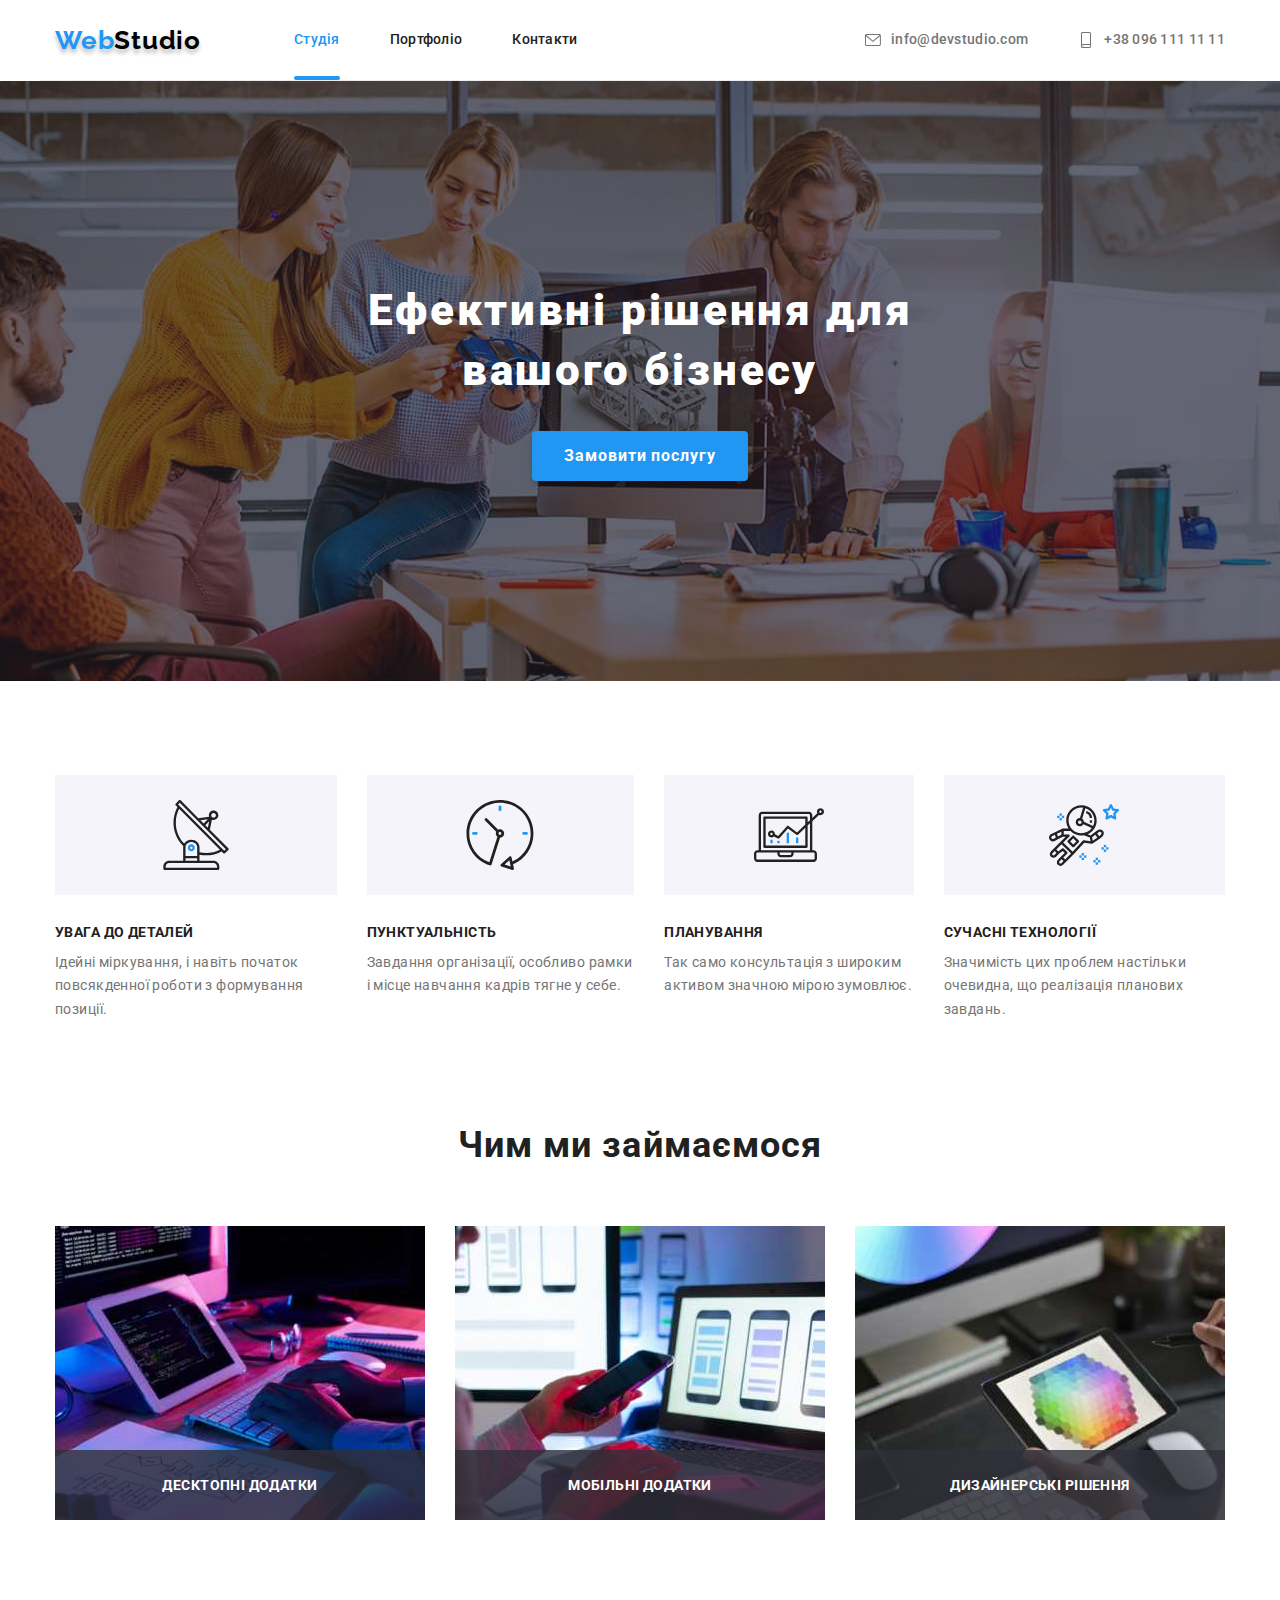
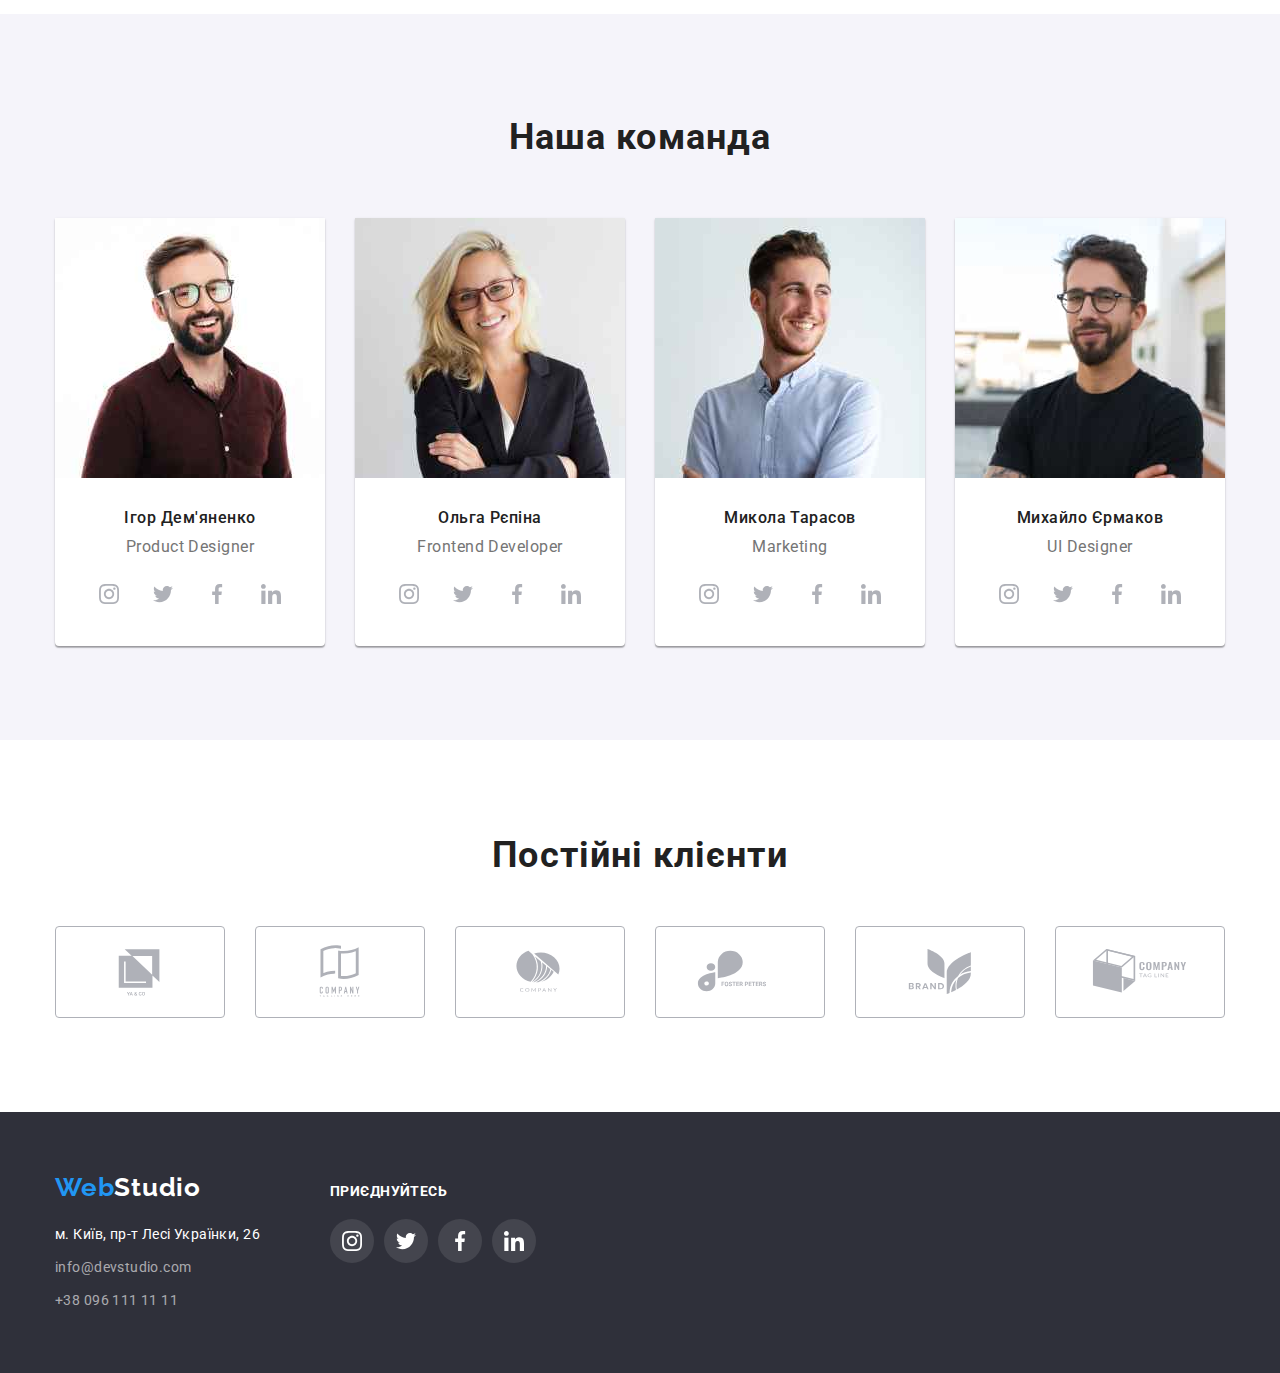
<file: index.html>
<!DOCTYPE html>
<html lang="uk">

<head>
    <meta charset="UTF-8">
    <meta http-equiv="X-UA-Compatible" content="IE=edge">
    <meta name="viewport" content="width=device-width, initial-scale=1.0">
    <title>Document</title>
    <link rel="preconnect" href="https://fonts.googleapis.com">
    <link rel="preconnect" href="https://fonts.gstatic.com" crossorigin>
    <link
        href="https://fonts.googleapis.com/css2?family=Oleo+Script&family=Raleway:wght@700&family=Roboto:wght@400;500;700;900&display=swap"
        rel="stylesheet">
    <link rel="stylesheet"
        href="https://cdnjs.cloudflare.com/ajax/libs/modern-normalize/1.1.0/modern-normalize.min.css">
    <link rel="stylesheet" href="./css/styles.css">
</head>

<body>
    <header class="top-header">
        <div class="container">
            <nav class="navigation">
                <!--Шапка сайту-->
                <a class="logo-header link" href="./index.html">Web<span class="logo-color-black">Studio</span></a>
                <ul class="menu list">
                    <li class="item-menu">
                        <a class="link-page-menu current link" href="./index.html">Студія</a>
                    </li>
                    <li class="item-menu">
                        <a class="link-page-menu link" href="./portfolio.html">Портфоліо</a>
                    </li>
                    <li class="item-menu">
                        <a class="link-page-menu link" href="./index.html">Контакти</a>
                    </li>
                </ul>
            </nav>
            <!--Контакти-->
            <ul class="link-with-contacts list">
                <li class="item-contacts">
                    <a class="contact-link link" href="mailto:info@devstudio.com">
                        <svg class="icon-contacts" width="16" height="16">
                            <use href="./images/icons.svg#icon-envelope"></use>
                        </svg>info@devstudio.com</a>
                </li>
                <li class="item-contacts">
                    <a class="contact-link link" href="tel:+380961111111"> 
                        <svg class="icon-contacts" width="16" height="16">
                            <use href="./images/icons.svg#icon-smartphone"></use>
                        </svg>+38 096 111 11 11</a>
                </li>
            </ul>
        </div>
    </header>

    <main class="basic-main">
        <section class="banner-section">
            <!--Секція з банером-->
            <div class="container">
                <h1 class="title-banner">Ефективні рішення для вашого бізнесу</h1>
                <button data-modal-open class="button-open-form" type="button">Замовити послугу</button>
            </div>
        </section>


        <section class="section-with-benefits">
            <!--Секція з перевагами-->
            <div class="container">
                    <h2 class="visually-hidden">Наші переваги</h2>
                    <ul class="list-benefits list">
                        <li class="item-list-benefits">
                            <div class="icon-container"><svg class="icon-benefits" width="70" height="70">
                                <use href="./images/icons.svg#icon-antenna"></use>
                            </svg></div>
                            <h3 class="title-benefits">Увага до деталей</h3>
                            <p class="benefits-text">Ідейні міркування, і навіть початок повсякденної роботи з
                                формування позиції.</p>
                        </li>
                        <li class="item-list-benefits">
                            <div class="icon-container"><svg class="icon-benefits" width="70" height="70">
                                <use href="./images/icons.svg#icon-clock"></use>
                            </svg></div>
                            <h3 class="title-benefits">Пунктуальність</h3>
                            <p class="benefits-text">Завдання організації, особливо рамки і місце навчання кадрів тягне
                                у себе.</p>
                        </li>
                        <li class="item-list-benefits">
                            <div class="icon-container"><svg class="icon-benefits" width="70" height="70">
                                <use href="./images/icons.svg#icon-diagram"></use>
                            </svg></div>
                            <h3 class="title-benefits">Планування</h3>
                            <p class="benefits-text">Так само консультація з широким активом значною мірою зумовлює.</p>
                        </li>
                        <li class="item-list-benefits">
                            <div class="icon-container"><svg class="icon-benefits" width="70" height="70">
                                <use href="./images/icons.svg#icon-astronaut"></use>
                            </svg></div>
                            <h3 class="title-benefits">Сучасні технології</h3>
                            <p class="benefits-text">Значимість цих проблем настільки очевидна, що реалізація планових
                                завдань.</p>
                        </li>
                    </ul>
                </div>
        </section>

        <section class="section-with-img">
            <!--Секція з зображеннями роботи-->
            <div class="container">
                    <h2 class="title-image-work">Чим ми займаємося</h2>
                    <ul class="list-with-image list">
                        <li class="item-list-img">
                            <img class="image-list-work" src="./images/homepage-image/image1.jpg"
                                alt="Приклад процесу роботи" width="370" height="294">
                            <div class="box-list-work">
                                <p class="text-list">Десктопні додатки</p>
                            </div>
                        </li>
                        <li class="item-list-img">
                            <img class="image-list-work" src="./images/homepage-image/image2.jpg"
                                alt="Приклад процесу розробки дизайну" width="370" height="294">
                                <div class="box-list-work">
                                    <p class="text-list">Мобільні додатки</p>
                                </div>
                        </li>
                        <li class="item-list-img">
                            <img class="image-list-work" src="./images/homepage-image/image3.jpg"
                                alt="Приклад процесу вибору кольору для макета" width="370" height="294">
                                <div class="box-list-work">
                                    <p class="text-list">Дизайнерські рішення</p>
                                </div>
                        </li>
                    </ul>
            </div>
        </section>

        <section class="section-team-members">
            <!--Секція з членами команди-->
            <div class="container">
                    <h2 class="title-team">Наша команда</h2>
                    <ul class="list-team-members list">
                        <li class="item-list-team">
                            <img class="image-team" src="./images/team/photo1.jpg"
                                alt="Чоловік у коричневій сорочці, що посміхаеться" width="270" height="260">
                            <div class="conteiner-info-members">
                                <h3 class="name-team-members">Ігор Дем'яненко</h3>
                                <p class="job-title">Product Designer</p>
                                <ul class="list-icon-team list">
                                    <li class="item-link-network"><a class="link-network" href="#">
                                        <svg class="icon-network" width="20" height="20">
                                            <use href="./images/icons.svg#icon-instagram"></use>
                                        </svg></a>
                                    </li>
                                    <li class="item-link-network"><a class="link-network" href="#">
                                    <svg class="icon-network" width="20" height="20">
                                        <use href="./images/icons.svg#icon-twitter"></use>
                                    </svg></a>
                                    </li>
                                    <li class="item-link-network"><a class="link-network" href="#">
                                    <svg class="icon-network" width="20" height="20">
                                        <use href="./images/icons.svg#icon-facebook"></use>
                                    </svg></a>
                                    </li>
                                    <li class="item-link-network"><a class="link-network" href="#">
                                    <svg class="icon-network" width="20" height="20">
                                        <use href="./images/icons.svg#icon-linkedin"></use>
                                    </svg></a>
                                    </li>
                                </ul>
                                
                            </div>
                        </li>
                        <li class="item-list-team">
                            <img class="image-team" src="./images/team/photo2.jpg" alt="Жіночка у діловому костюмі"
                                width="270" height="260">
                            <div class="conteiner-info-members">
                                <h3 class="name-team-members">Ольга Рєпіна</h3>
                                <p class="job-title">Frontend Developer</p>
                                <ul class="list-icon-team list">
                                    <li class="item-link-network"><a class="link-network" href="#">
                                            <svg class="icon-network" width="20" height="20">
                                                <use href="./images/icons.svg#icon-instagram"></use>
                                            </svg></a>
                                    </li>
                                    <li class="item-link-network"><a class="link-network" href="#">
                                            <svg class="icon-network" width="20" height="20">
                                                <use href="./images/icons.svg#icon-twitter"></use>
                                            </svg></a>
                                    </li>
                                    <li class="item-link-network"><a class="link-network" href="#">
                                            <svg class="icon-network" width="20" height="20">
                                                <use href="./images/icons.svg#icon-facebook"></use>
                                            </svg></a>
                                    </li>
                                    <li class="item-link-network"><a class="link-network" href="#">
                                            <svg class="icon-network" width="20" height="20">
                                                <use href="./images/icons.svg#icon-linkedin"></use>
                                            </svg></a>
                                    </li>
                                </ul>
                            </div>
                        </li>
                        <li class="item-list-team">
                            <img class="image-team" src="./images/team/photo3.jpg" alt="Хлопець у блакитній сорочці"
                                width="270" height="260">
                            <div class="conteiner-info-members">
                                <h3 class="name-team-members">Микола Тарасов</h3>
                                <p class="job-title">Marketing</p>
                                <ul class="list-icon-team list">
                                    <li class="item-link-network"><a class="link-network" href="#">
                                            <svg class="icon-network" width="20" height="20">
                                                <use href="./images/icons.svg#icon-instagram"></use>
                                            </svg></a>
                                    </li>
                                    <li class="item-link-network"><a class="link-network" href="#">
                                            <svg class="icon-network" width="20" height="20">
                                                <use href="./images/icons.svg#icon-twitter"></use>
                                            </svg></a>
                                    </li>
                                    <li class="item-link-network"><a class="link-network" href="#">
                                            <svg class="icon-network" width="20" height="20">
                                                <use href="./images/icons.svg#icon-facebook"></use>
                                            </svg></a>
                                    </li>
                                    <li class="item-link-network"><a class="link-network" href="#">
                                            <svg class="icon-network" width="20" height="20">
                                                <use href="./images/icons.svg#icon-linkedin"></use>
                                            </svg></a>
                                    </li>
                                </ul>
                            </div>
                        </li>
                        <li class="item-list-team">
                            <img class="image-team" src="./images/team/photo4.jpg"
                                alt="Хлопець в окулярах, що посміхаеться" width="270" height="260">
                            <div class="conteiner-info-members">
                                <h3 class="name-team-members">Михайло Єрмаков</h3>
                                <p class="job-title">UI Designer</p>
                                <ul class="list-icon-team list">
                                    <li class="item-link-network"><a class="link-network" href="#">
                                            <svg class="icon-network" width="20" height="20">
                                                <use href="./images/icons.svg#icon-instagram"></use>
                                            </svg></a>
                                    </li>
                                    <li class="item-link-network"><a class="link-network" href="#">
                                            <svg class="icon-network" width="20" height="20">
                                                <use href="./images/icons.svg#icon-twitter"></use>
                                            </svg></a>
                                    </li>
                                    <li class="item-link-network"><a class="link-network" href="#">
                                            <svg class="icon-network" width="20" height="20">
                                                <use href="./images/icons.svg#icon-facebook"></use>
                                            </svg></a>
                                    </li>
                                    <li class="item-link-network"><a class="link-network" href="#">
                                            <svg class="icon-network" width="20" height="20">
                                                <use href="./images/icons.svg#icon-linkedin"></use>
                                            </svg></a>
                                    </li>
                                </ul>
                            </div>
                        </li>
                    </ul>
            </div>
        </section>

        <section class="section-clients"> <!-- Секція з клієнтами-->
        <div class="container">
            <h2 class="title-clients">Постійні клієнти</h2>
            <ul class="list-client list">
                <li class="item-client">
                    <a class="link-client" href="#">
                        <svg class="icon-clients" width="106" height="60">
                            <use href="./images/icons.svg#icon-yaco">

                            </use>
                        </svg>
                    </a>
                </li>
                <li class="item-client">
                    <a class="link-client" href="#">
                        <svg class="icon-clients" width="106" height="60">
                            <use href="./images/icons.svg#icon-tagline-here">
                                
                            </use>
                        </svg>
                    </a>
                </li>
                <li class="item-client">
                    <a class="link-client" href="#">
                        <svg class="icon-clients" width="106" height="60">
                            <use href="./images/icons.svg#icon-company-circle">
                
                            </use>
                        </svg>
                    </a>
                </li>
                <li class="item-client">
                    <a class="link-client" href="#">
                        <svg class="icon-clients" width="106" height="60">
                            <use href="./images/icons.svg#icon-foster-peters">
                
                            </use>
                        </svg>
                    </a>
                </li>
                <li class="item-client">
                    <a class="link-client" href="#">
                        <svg class="icon-clients" width="106" height="60">
                            <use href="./images/icons.svg#icon-brand-comp">
                
                            </use>
                        </svg>
                    </a>
                </li>
                <li class="item-client">
                    <a class="link-client" href="#">
                        <svg class="icon-clients" width="106" height="60">
                            <use href="./images/icons.svg#icon-com-tag-line">
                
                            </use>
                        </svg>
                    </a>
                </li>
            </ul>
        </div>
         </section>

    </main>

    <footer class="footer-page">
        <!--Підвал сайта-->
        <div class="container">
            <div class="container-footer">
            <a href="./index.html" class="logo-footer link ">Web<span class="logo-color-white">Studio</span></a>
            <address class="adderss-footer">
                <ul class="footer-list list">
                    <li class="item-footer-list">
                        <a class="link-footer-address link" href="https://goo.gl/maps/hdKWp4whxqm5WZzX7" target="_blank"
                            rel="noopener noreferrer nofollow" >
                            м. Київ, пр-т Лесі Українки, 26</a>
                    </li>
                    <li class="item-footer-list">
                        <a class="link-footer-contact link" href="mailto:info@devstudio.com"
                            >info@devstudio.com</a>
                    </li>
                    <li class="item-footer-list">
                        <a class="link-footer-contact link" href="tel:+380961111111" >+38 096 111 11 11</a>
                    </li>
                </ul>
            </address>
        </div>
            <div class="network-footer">
                <p class="title-link-footer">Приєднуйтесь</p>
                <ul class="list-network-footer list">
                    <li class="item-icon-footer"><a class="link-icon-footer" href="#">
                            <svg class="icon-network-footer" width="20" height="20">
                                <use href="./images/icons.svg#icon-instagram"></use>
                            </svg></a>
                    </li>
                    <li class="item-icon-footer"><a class="link-icon-footer" href="#">
                            <svg class="icon-network-footer" width="20" height="20">
                                <use href="./images/icons.svg#icon-twitter"></use>
                            </svg></a>
                    </li>
                    <li class="item-icon-footer"><a class="link-icon-footer" href="#">
                            <svg class="icon-network-footer" width="20" height="20">
                                <use href="./images/icons.svg#icon-facebook"></use>
                            </svg></a>
                    </li>
                    <li class="item-icon-footer"><a class="link-icon-footer" href="#">
                            <svg class="icon-network-footer" width="20" height="20">
                                <use href="./images/icons.svg#icon-linkedin"></use>
                            </svg></a>
                    </li>
                </ul>
            </div>
        </div>
    </footer>

<div class="backdrop is-hidden" data-modal>
    <div class="modal-window">
        <button data-modal-close class="button-modal" type="button">
        </button>
    </div>
</div>


    <script src="./modal.js"></script>
</body>

</html>
</file>
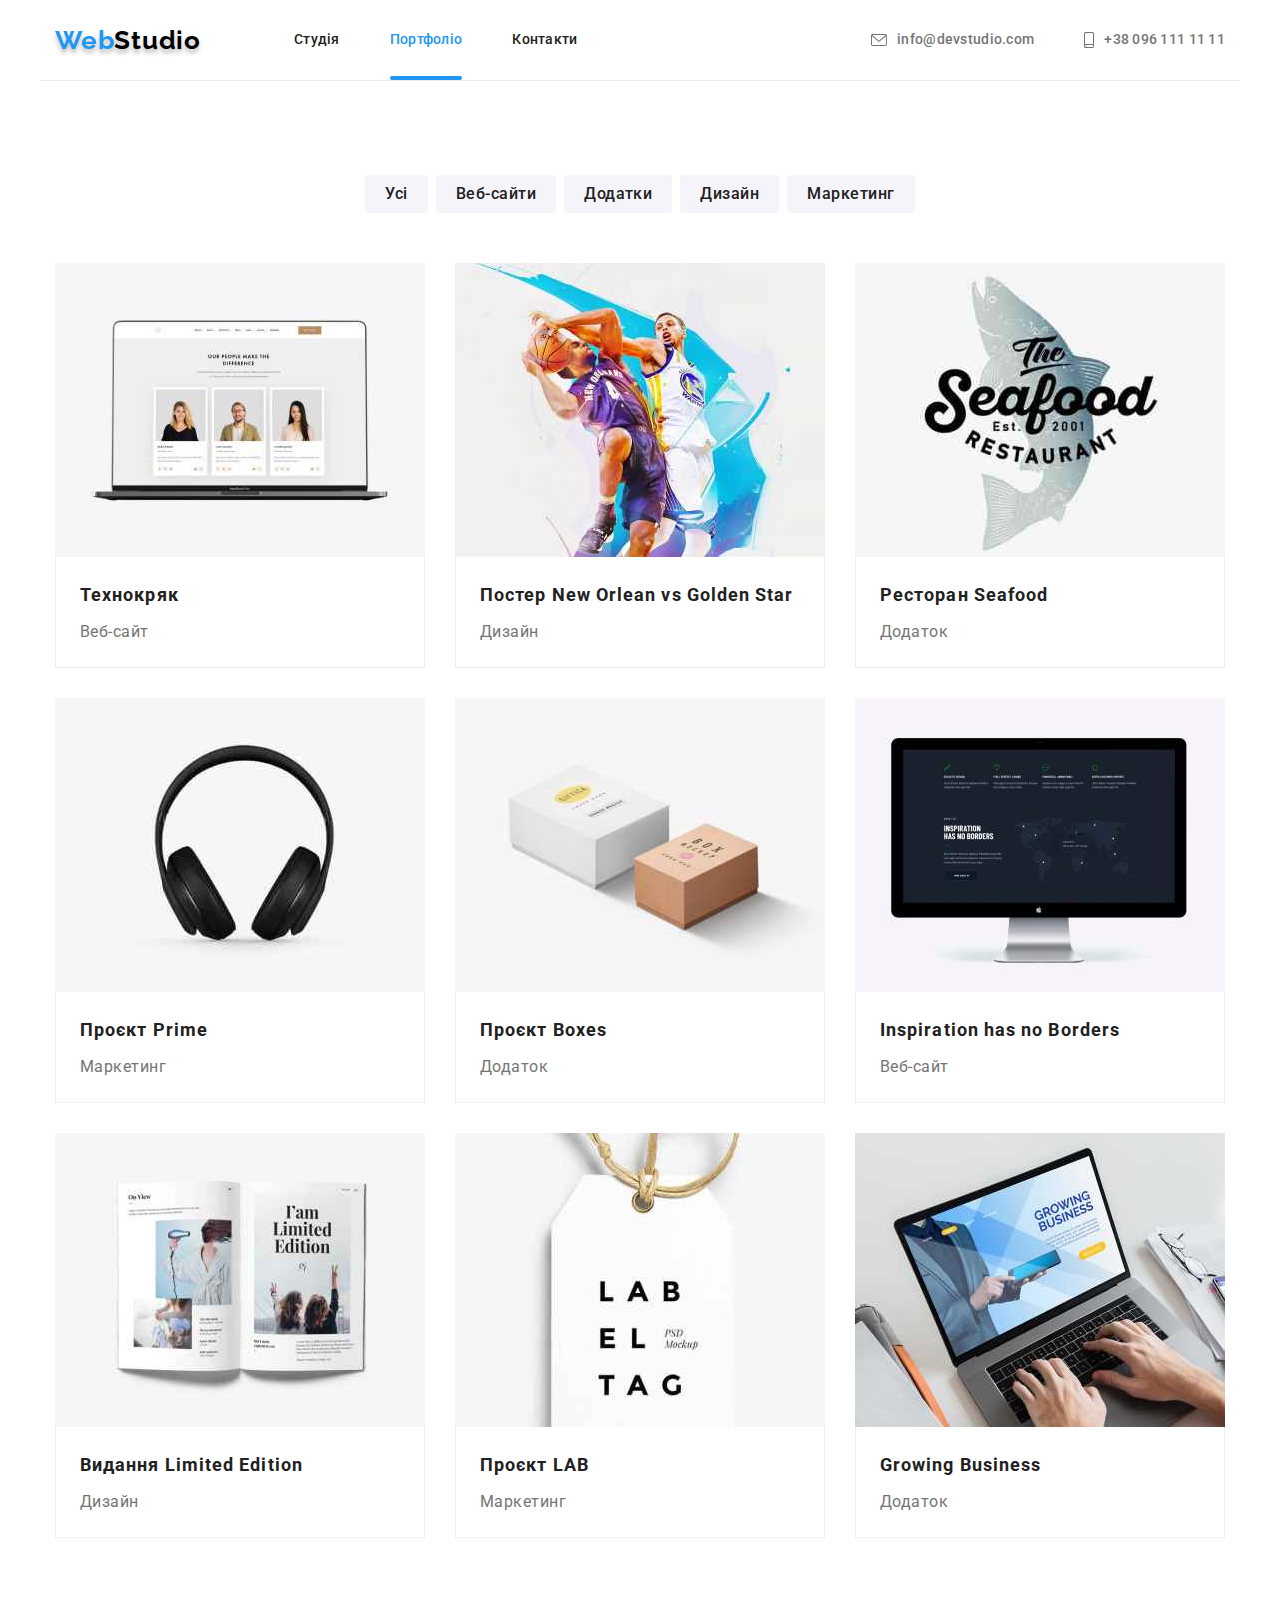
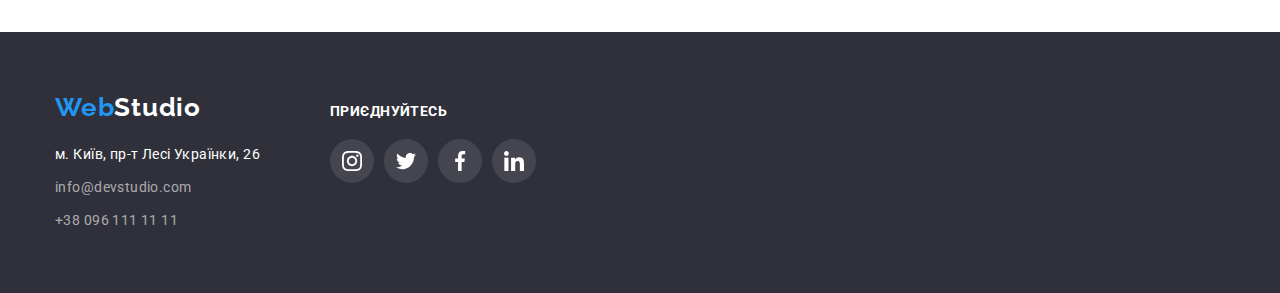
<file: portfolio.html>
<!DOCTYPE html>
<html lang="uk">
<head>
    <meta charset="UTF-8">
    <meta http-equiv="X-UA-Compatible" content="IE=edge">
    <meta name="viewport" content="width=device-width, initial-scale=1.0">
    <title>Document</title>
    <link rel="preconnect" href="https://fonts.googleapis.com">
    <link rel="preconnect" href="https://fonts.gstatic.com" crossorigin>
    <link
        href="https://fonts.googleapis.com/css2?family=Oleo+Script&family=Raleway:wght@700&family=Roboto:wght@400;500;700;900&display=swap"
        rel="stylesheet">
    <link rel="stylesheet" href="https://cdnjs.cloudflare.com/ajax/libs/modern-normalize/1.1.0/modern-normalize.min.css">
    <link rel="stylesheet" href="./css/styles.css">
</head>

<body>
    <header class="top-header">
        <div class="container">
                <nav class="navigation">
            <!--Шапка сайту-->
            <div class="all-logo">
            <a class="logo-header link" href="./index.html">Web<span class="logo-color-black">Studio</span></a>
            </div>
            <ul class="menu list">
                <li class="item-menu">
                    <a class="link-page-menu link" href="./index.html">Студія</a>
                </li>
                <li class="item-menu">
                    <a class="link-page-menu current link" href="./portfolio.html">Портфоліо</a>
                </li>
                <li class="item-menu">
                    <a class="link-page-menu link" href="./index.html">Контакти</a>
                </li>
            </ul>
        </nav>
        <!--Контакти-->
        <ul class="link-with-contacts list">
            <li class="item-contacts">
                <a class="contact-link link" href="mailto:info@devstudio.com">
                    <svg class="icon-contacts" width="16" height="16">
                        <use href="./images/icons.svg#icon-envelope"></use>
                    </svg>info@devstudio.com</a>
            </li>
            <li class="item-contacts">
                <a class="contact-link link" href="tel:+380961111111">
                    <svg class="icon-contacts" width="10" height="16">
                        <use href="./images/icons.svg#icon-smartphone"></use>
                    </svg>+38 096 111 11 11</a>
            </li>
        </ul> 
        </div>
    </header>

    <main class="">
        <section class="section-examples">
            <!--Секция з портфолио-->
            <div class="container">
            <h1 class="visually-hidden">Приклади проєктів</h1>
            <ul class="list-button list">
                <li class="item-list-button"><button class="filter-button" type="button">Усі</button></li>
                <li class="item-list-button"><button class="filter-button" type="button">Веб-сайти</button></li>
                <li class="item-list-button"><button class="filter-button" type="button">Додатки</button></li>
                <li class="item-list-button"><button class="filter-button" type="button">Дизайн</button></li>
                <li class="item-list-button"><button class="filter-button" type="button">Маркетинг</button></li>
            </ul>
            <ul class="list-examples list">
                <li class="item-list-examples">
                    <a class="link-examples link" href="#">
                    <div class="box-img-portfolio"> 
                        <img class="img-portfolio" src="./images/image-on-portfolio-page/img.jpg" 
                        alt="Зображення з прикладом веб-сайту" width="370" height="294">
                        <div class="box-text-overlay">
                        <p class="text-img-portfolio">
                            Ресурс пропонує комплексні пропозиції з різним рівнем функціоналу та сервісів. 
                            Все це дозволить відвідувачу отримати
                            вичерпні відомості про компанію чи приватну особу.
                        </p>
                        </div>
                    </div>
                    <div class="text-examplex"> 
                        <h3 class="name-examplex">Технокряк</h3>
                        <p class="example-type">Веб-сайт</p>
                    </div>
                </a>
                </li>
                <li class="item-list-examples"> 
                    <a class="link-examples link" href="#">
                    <div class="box-img-portfolio">
                    <img class="img-portfolio" src="./images/image-on-portfolio-page/img(1).jpg"  
                    alt="Постер з двома баскетболістами" width="370" height="294">
                    <div class="box-text-overlay">
                        <p class="text-img-portfolio">
                            Ресурс пропонує комплексні пропозиції з різним рівнем функціоналу та сервісів.
                            Все це дозволить відвідувачу отримати
                            вичерпні відомості про компанію чи приватну особу.
                        </p>
                    </div> 
                    </div>
                    <div class="text-examplex">
                        <h3 class="name-examplex">Постер New Orlean vs Golden Star</h3>
                        <p class="example-type">Дизайн</p>
                    </div>
                    </a>
                </li>
                <li class="item-list-examples">
                    <a class="link-examples link" href="#">
                        <div class="box-img-portfolio">
                        
                    <img class="img-portfolio" src="./images/image-on-portfolio-page/img(2).jpg"  
                    alt="Логотип ресторану, що готує морепродукти" width="370" height="294">
                    <div class="box-text-overlay">
                        <p class="text-img-portfolio">
                            Ресурс пропонує комплексні пропозиції з різним рівнем функціоналу та сервісів.
                            Все це дозволить відвідувачу отримати
                            вичерпні відомості про компанію чи приватну особу.
                        </p>
                    </div>
                </div>
                    <div class="text-examplex">
                        <h3 class="name-examplex">Ресторан Seafood</h3>
                        <p class="example-type">Додаток</p>
                    </div>
                    </a>
                </li>
                <li class="item-list-examples">
                    <a class="link-examples link" href="#">
                        <div class="box-img-portfolio">
                        
                    <img class="img-portfolio" src="./images/image-on-portfolio-page/img(3).jpg"  
                    alt="Зображення з об'ємними навушниками" width="370" height="294">
                    <div class="box-text-overlay">
                        <p class="text-img-portfolio">
                            Ресурс пропонує комплексні пропозиції з різним рівнем функціоналу та сервісів.
                            Все це дозволить відвідувачу отримати
                            вичерпні відомості про компанію чи приватну особу.
                        </p>
                    </div>
                </div>
                    <div class="text-examplex">
                        <h3 class="name-examplex">Проєкт Prime</h3>
                        <p class="example-type">Маркетинг</p>
                    </div>
                    </a>
                </li>
                <li class="item-list-examples">
                    <a class="link-examples link" href="#">
                        <div class="box-img-portfolio">
                       
                    <img class="img-portfolio" src="./images/image-on-portfolio-page/img(4).jpg"  
                    alt="Зображення із двома коробками" width="370" height="294">
                    <div class="box-text-overlay">
                        <p class="text-img-portfolio">
                            Ресурс пропонує комплексні пропозиції з різним рівнем функціоналу та сервісів.
                            Все це дозволить відвідувачу отримати
                            вичерпні відомості про компанію чи приватну особу.
                        </p>
                    </div> 
                </div>
                    <div class="text-examplex">
                        <h3 class="name-examplex">Проєкт Boxes</h3>
                        <p class="example-type">Додаток</p>
                    </div>
                    </a>
                </li>
                <li class="item-list-examples">
                    <a class="link-examples link" href="#">
                        <div class="box-img-portfolio">
                        
                    <img class="img-portfolio" src="./images/image-on-portfolio-page/img(5).jpg"  
                    alt="Зображення монітора комп'ютера" width="370" height="294">
                    <div class="box-text-overlay">
                        <p class="text-img-portfolio">
                            Ресурс пропонує комплексні пропозиції з різним рівнем функціоналу та сервісів.
                            Все це дозволить відвідувачу отримати
                            вичерпні відомості про компанію чи приватну особу.
                        </p>
                    </div>
                </div>
                    <div class="text-examplex">
                        <h3 class="name-examplex">Inspiration has no Borders</h3>
                        <p class="example-type">Веб-сайт</p>
                    </div>
                    </a>
                </li>
                <li class="item-list-examples">
                    <a class="link-examples link" href="#">
                        <div class="box-img-portfolio">
                       
                    <img class="img-portfolio" src="./images/image-on-portfolio-page/img(6).jpg"  
                    alt="Фото відкритої книги" width="370" height="294">
                    <div class="box-text-overlay">
                        <p class="text-img-portfolio">
                            Ресурс пропонує комплексні пропозиції з різним рівнем функціоналу та сервісів.
                            Все це дозволить відвідувачу отримати
                            вичерпні відомості про компанію чи приватну особу.
                        </p>
                    </div> 
                </div>
                    <div class="text-examplex">
                        <h3 class="name-examplex">Видання Limited Edition</h3>
                        <p class="example-type">Дизайн</p>
                    </div>
                    </a>
                </li>
                <li class="item-list-examples">
                    <a class="link-examples link" href="#">
                        <div class="box-img-portfolio">
                        
                    <img class="img-portfolio" src="./images/image-on-portfolio-page/img(7).jpg"  
                    alt="Бірка з логотипом" width="370" height="294">
                    <div class="box-text-overlay">
                        <p class="text-img-portfolio">
                            Ресурс пропонує комплексні пропозиції з різним рівнем функціоналу та сервісів.
                            Все це дозволить відвідувачу отримати
                            вичерпні відомості про компанію чи приватну особу.
                        </p>
                    </div>
                </div>
                    <div class="text-examplex">
                        <h3 class="name-examplex">Проєкт LAB</h3>
                        <p class="example-type">Маркетинг</p>
                    </div>
                    </a>
                </li>
                <li class="item-list-examples">
                    <a class="link-examples link" href="#">
                        <div class="box-img-portfolio">
                        
                    <img class="img-portfolio" src="./images/image-on-portfolio-page/img(8).jpg"  
                    alt="Зображення роботи за ноутбуком" width="370" height="294">
                    <div class="box-text-overlay">
                        <p class="text-img-portfolio">
                            Ресурс пропонує комплексні пропозиції з різним рівнем функціоналу та сервісів.
                            Все це дозволить відвідувачу отримати
                            вичерпні відомості про компанію чи приватну особу.
                        </p>
                    </div>
                </div>
                    <div class="text-examplex">
                        <h3 class="name-examplex">Growing Business</h3>
                        <p class="example-type">Додаток</p>
                    </div>
                    </a>
                </li>
            </ul>
        </div>

        </section>
    </main>

    <footer class="footer-page">
        <!--Підвал сайта-->
        <div class="container">
            <div class="container-footer">
                <a href="./index.html" class="logo-footer link ">Web<span class="logo-color-white">Studio</span></a>
                <address class="adderss-footer">
                    <ul class="footer-list list">
                        <li class="item-footer-list">
                            <a class="link-footer-address link" href="https://goo.gl/maps/hdKWp4whxqm5WZzX7" target="_blank"
                                rel="noopener noreferrer nofollow">
                                м. Київ, пр-т Лесі Українки, 26</a>
                        </li>
                        <li class="item-footer-list">
                            <a class="link-footer-contact link" href="mailto:info@devstudio.com">info@devstudio.com</a>
                        </li>
                        <li class="item-footer-list">
                            <a class="link-footer-contact link" href="tel:+380961111111">+38 096 111 11 11</a>
                        </li>
                    </ul>
                </address>
            </div>
            <div class="network-footer">
                <p class="title-link-footer">Приєднуйтесь</p>
                <ul class="list-network-footer list">
                    <li class="item-icon-footer"><a class="link-icon-footer" href="#">
                            <svg class="icon-network-footer" width="20" height="20">
                                <use href="./images/icons.svg#icon-instagram"></use>
                            </svg></a>
                    </li>
                    <li class="item-icon-footer"><a class="link-icon-footer" href="#">
                            <svg class="icon-network-footer" width="20" height="20">
                                <use href="./images/icons.svg#icon-twitter"></use>
                            </svg></a>
                    </li>
                    <li class="item-icon-footer"><a class="link-icon-footer" href="#">
                            <svg class="icon-network-footer" width="20" height="20">
                                <use href="./images/icons.svg#icon-facebook"></use>
                            </svg></a>
                    </li>
                    <li class="item-icon-footer"><a class="link-icon-footer" href="#">
                            <svg class="icon-network-footer" width="20" height="20">
                                <use href="./images/icons.svg#icon-linkedin"></use>
                            </svg></a>
                    </li>
                </ul>
            </div>
        </div>
    </footer>
</body>
</html>
</file>
<file: css/styles.css>
/* Загальні значення */

:root{
    --accent-color: #2196F3;
    --primary-font: 'Roboto',sans-serif;
    --secondary-font: 'Raleway',sans-serif;
    --primary-color-text: #212121;
    --secondary-color-text: #757575;}

body{
    color: var(--primary-color-text);
    background-color:#FFFFFF ;
    font-family: var(--primary-font);
    font-weight: 400;}

h1,h2,h3,h4,h5,h6{
    margin: 0;}

p{
    margin: 0;}

ul{
    margin: 0;
    padding: 0;}
img {
    display: block;
    max-width: 100%;
    height: auto;}

section{
    padding-top: 94px;
    padding-bottom: 94px;
}

.link{
    text-decoration: none;}

.list {
    list-style: none;}

.container{
    width: 1200px;
    padding-left: 15px;
    padding-right: 15px;
    margin-left: auto;
    margin-right: auto;;
   
}


    /* Шапка сайту */

        /* Шрифти та кольори */



.top-header .container{ 
    display: flex;
    border-bottom: 1px solid #ECECEC}

.link-page-menu {
    position: relative;
    font-weight: 500;
    font-size: 14px;
    line-height: 1.14;
    letter-spacing: 0.02em;
    color: var(--primary-color-text);
    padding-top: 32px;
    padding-bottom: 32px;
    display: block;
    transition: color 250ms cubic-bezier(0.4, 0, 0.2, 1);}
.link-page-menu:hover,
.link-page-menu:focus{
    color: var(--accent-color);}


    
.contact-link{
    display: flex;
    font-weight: 500;
    font-size: 14px;
    line-height: 1.14;
    letter-spacing: 0.02em;
    padding-top: 32px;
    padding-bottom: 32px;
    color: var(--secondary-color-text);
    transition: color 250ms cubic-bezier(0.4, 0, 0.2, 1);}
.contact-link:hover,
.contact-link:focus{
    color: var(--accent-color);}

.navigation .link-page-menu.current{
    color: var(--accent-color);}

.link-page-menu.current::after{
    position: absolute;
    left: 0;
    bottom: 0;
    content: '';
    width: 100%;
    height: 4px;
    background-color:#2196F3;
    border-radius: 2px;
    display: block ;
}

        /* Стилі логотипу в хедері */


.logo-header{
    font-family: var(--secondary-font);
    font-weight: 700;
    font-size: 26px;
    line-height: 1.19;
    letter-spacing: 0.03em;
    color: var(--accent-color);
    text-shadow: 0px 4px 4px rgba(0, 0, 0, 0.25);
    display: inline-block;
    margin-right: 93px;}

.logo-color-black{
    color: #000000;}

        /* Розташування та розміри */


.menu, .navigation{
    display: flex;
    align-items: center;}
.item-menu{margin-left: 50px;}
.menu .item-menu:first-child{margin: 0;}

.link-with-contacts{
    display: flex;
    align-items: center;
    margin-left: auto;
    }

.item-contacts{
    margin-left: 50px;
    fill: #757575;}
.link-with-contacts .item-contacts:first-child{margin: 0;}


.icon-contacts{
    content: "";
    display:flex;
    margin-right: 10px;
    fill: currentColor;
    }



.item-contacts:hover,
.item-contacts:focus{
   fill: #2196F3;
}

/* Rонтент на головній сторінці*/

    /* Секція з банером */

        /* Шрифти та кольори */



.title-banner{
    font-weight: 900;
    font-size: 44px;
    line-height: 1.36;
    text-align: center;
    margin-left: auto;
    margin-right: auto;
    letter-spacing: 0.06em;
    color: #FFFFFF;
    margin-bottom: 30px;
    width: 696px;}

.banner-section{
    background-color:#2F303A;
    background-image: linear-gradient(to right, 
    rgba(47, 48, 58, 0.4),
    rgba(47, 48, 58, 0.4)), 
    url(../images/homepage-image/banner-foto.jpg);
    margin-left: auto;
    margin-right: auto;
    max-width: 1600px;
    height: min-content;
    background-repeat: no-repeat;
    background-position: center;
    padding-top: 200px;
    padding-bottom: 200px;
}

.button-open-form{
    background-color: var(--accent-color);
    font-weight: 700;
    font-size: 16px;
    line-height: 1.87;
    display: flex;
    cursor: pointer;
    margin-left: auto;
    margin-right: auto;
    text-align: center;
    padding: 10px 32px;
    letter-spacing: 0.06em;
    border: var(--accent-color);
    box-shadow: 0px 4px 4px rgba(0, 0, 0, 0.15);
    border-radius: 4px;
    color: #FFFFFF;
    transition: background-color 250ms cubic-bezier(0.4, 0, 0.2, 1);
    }
.button-open-form:hover,
.button-open-form:focus{
    background-color:#188CE8;}


    /* Секція з перевагами */

        /* Шрифти та кольори */

.visually-hidden {
    position: absolute;
    white-space: nowrap;
    width: 1px;
    height: 1px;
    overflow: hidden;
    border: 0;
    padding: 0;
    clip: rect(0 0 0 0);
    clip-path: inset(50%);
    margin: -1px;}

.title-benefits{
    font-weight: 700;
    font-size: 14px;
    line-height: 1.14;
    letter-spacing: 0.03em;
    text-transform: uppercase;
    color: var(--primary-color-text);
    margin-bottom: 10px;}

.benefits-text{
    font-size: 14px;
    line-height: 1.71;
    letter-spacing: 0.03em;
    color: var(--secondary-color-text);}

        /* Розташування та розміри */


.list-benefits{
    display: flex;
    gap: 30px; }
   
.item-list-benefits{
    flex-basis: calc((100%-90)/4);}

.icon-container{
    display: flex;
    flex-direction: column;
    justify-content: center;
    align-items:center;
    height: 120px;
    margin-bottom: 30px;
    background-color:#F5F4FA;
}

    /* Секція з зоображенням роботи */

        /* Шрифти та кольори */

.title-image-work{
    font-weight: 700;
    font-size: 36px;
    line-height: 1.66;
    text-align: center;
    letter-spacing: 0.03em;
    color: var(--primary-color-text);
    margin-bottom: 50px;}

        /* Розташуваннята розміри */

.list-with-image{
    display: flex;
    gap: 30px;}

.item-list-img{
flex-basis: calc((100%-60)/3);
position: relative;}

.box-list-work{
    position: absolute;
    left: 0;
    bottom: 0;
    width: 100%;
    height: 70px;
    display: flex;
    align-items: center;
    justify-content: center;
    background-color: rgba(47, 48, 58, 0.8);
}

.text-list{
    font-weight: 700;
    font-size: 14px;
    line-height: 16px;
    text-align: center;
    letter-spacing: 0.03em;
    text-transform: uppercase;
    color: #FFFFFF;
}
.section-with-img{
    padding-top: 0px;} 


    /* Секція з членами команди */

        /* Шрифти та кольори */

.title-team{
    font-weight: 700;
    font-size: 36px;
    line-height: 1.66;
    text-align: center;
    letter-spacing: 0.03em;
    color: var(--primary-color-text);
    margin-bottom: 50px}

.name-team-members{
    font-weight: 500;
    font-size: 16px;
    line-height: 1.19;
    text-align: center;
    letter-spacing: 0.03em;
    color: var(--primary-color-text);
    margin-bottom: 10px;}

.job-title{
    font-size: 16px;
    line-height: 1.19;
    text-align: center;
    letter-spacing: 0.03em;
    color: var(--secondary-color-text);
    margin-bottom: 16px;}



.section-team-members{
    background-color: #F5F4FA;}
.list-team-members{
    display: flex;
    flex-wrap: wrap;
    gap: 30px;}

.item-list-team{
    background: #FFFFFF;
        box-shadow: 0px 1px 3px rgba(0, 0, 0, 0.12), 0px 1px 1px 
        rgba(0, 0, 0, 0.14), 0px 2px 1px rgba(0, 0, 0, 0.2);
        border-radius: 0px 0px 4px 4px;
    
        flex-basis: calc((100% - 90px)/4);
    }

        /* Розташування та розміри */

.conteiner-info-members{
    padding-top: 30px;
    padding-bottom: 30px;
}


.title-clients{
    font-weight: 700;
    font-size: 36px;
    line-height: 42px;
    text-align: center;
    letter-spacing: 0.03em;
    color: var(--primary-color-text);
    margin-bottom: 50px;}

.list-icon-team{
    display: flex;
    justify-content: center;
   
}

.item-link-network{
    margin-left: 10px;}
.item-link-network:first-child{
    margin-left: 0;
}


.link-network{
    display: flex;
    width: 44px;
    height: 44px;
    fill: #afb1b8;
    justify-content: center;
    flex-direction: column;
    align-items:center;
    border-radius: 50% 50% 50% 50%;
    transition: 
    background-color 250ms cubic-bezier(0.4, 0, 0.2, 1), 
    fill 250ms cubic-bezier(0.4, 0, 0.2, 1);}


.link-network:hover,
.link-network:focus{
    fill: #FFFFFF;
    background-color:#2196F3;}




.section-clients{display: flex;
    justify-items: space-beetween;}

.list-client{display: flex;
}

.item-client{
    margin-left: 30px;
  }

    
.list-client .item-client:first-child{
    margin-left: 0;
}

.link-client{
    display: flex;
    width: 170px;
    height: 92px;
    justify-content: center;
    flex-direction: column;
    align-items: center;
    border: 1px solid #AFB1B8;
    border-radius: 4px;
    fill: #afb1b8;
    transition: border-color 250ms cubic-bezier(0.4, 0, 0.2, 1),
    fill 250ms cubic-bezier(0.4, 0, 0.2, 1);
    }
 

.link-client:hover,
.link-client:focus{
    fill: #2196F3;
    border-color: #2196F3;
}
   



/* Контент на сторінці портфоліо */

.filter-button{
    
    font-weight: 500;
    font-size: 16px;
    line-height: 1.62;
    text-align: center;
    cursor: pointer;
    letter-spacing: 0.03em;
    color: var(--primary-color-text);
    background-color:#F5F4FA;
    display: inline-block;
    padding: 6px 20px;
    border: var(--accent-color);
    border-radius: 4px;
    transition: color 250ms cubic-bezier(0.4, 0, 0.2, 1), 
    background-color 250ms cubic-bezier(0.4, 0, 0.2, 1),
    box-shadow 250ms cubic-bezier(0.4, 0, 0.2, 1);
    }

.item-list-button{margin-left: 8px;}

.list-button .item-list-button:first-child{
    margin-left: 0;}

.filter-button:hover,
.filter-button:focus{
    color: #FFFFFF;
    background-color: var(--accent-color);
    box-shadow: 0px 3px 1px rgba(0, 0, 0, 0.1), 0px 1px 2px 
    rgba(0, 0, 0, 0.08), 0px 2px 2px rgba(0, 0, 0, 0.12);}

.item-list-examples{
    background-color: #FFFFFF;
    flex-basis: calc((100% - 60px) / 3);
    
}

.name-examplex{
    font-weight: 700;
    font-size: 18px;
    line-height: 2.0;
    letter-spacing: 0.06em;
    color: var(--primary-color-text);
    margin-bottom: 4px;}

.example-type{
    font-size: 16px;
    line-height: 1.88;
    letter-spacing: 0.03em;
    color: var(--secondary-color-text);
}

.text-img-portfolio{
        font-size: 18px;
        line-height: 28px;
        letter-spacing: 0.03em;
        color: #FFFFFF;
        padding: 63px 24px;
}

.link-examples:hover .box-text-overlay{

    transform: translateY(0);
}

.box-img-portfolio{
    position: relative;
    overflow: hidden;
}

.box-text-overlay{
    position: absolute;
    top: 0;
    left: 0;
    background-color:rgba(33, 150, 243, 0.9);
    transform: translateY(101%);
    transition: transform 250ms cubic-bezier(0.4, 0, 0.2, 1);
}

.link-examples{ transition: box-shadow 250ms cubic-bezier(0.4, 0, 0.2, 1);}

.link-examples:hover,
.link-examples:focus{
    display: inline-block;
    box-shadow: 
    0px 1px 1px rgba(0, 0, 0, 0.12),
    0px 4px 4px rgba(0, 0, 0, 0.06),
    1px 4px 6px rgba(0, 0, 0, 0.16);
}
 
.list-button{
    display: flex;
    justify-content: center;
    margin-bottom: 50px;} 
    
.item-list-button{  
    display: flex;}

.list-examples{
    display: flex;
    flex-wrap: wrap;
    gap: 30px;
    }


.text-examplex{
    padding: 20px 24px;
    border-left: 1px solid #EEEEEE;;
    border-right: 1px solid #EEEEEE;;
    border-bottom: 1px solid #EEEEEE;;}


.container-examplex{
        display: flex;
        flex-direction: column;
        padding-left: auto;
        padding-right: auto;
    }



/* FOOTER */
.logo-color-white{
    font-family: var(--secondary-color-text);
    font-weight: 700;
    font-size: 26px;
    line-height: 1.19;
    letter-spacing: 0.03em;
    color: #FFFFFF;}

.logo-footer{
    font-family: var(--secondary-font);
    font-weight: 700;
    font-size: 26px;
    line-height: 1.19;
    letter-spacing: 0.03em;
    color: var(--accent-color);
    margin-bottom: 20px;}

.footer-page{
    background-color: #2F303A;
padding-top: 60px;
padding-bottom: 60px;
}

.footer-page .container {
    display: flex;
align-items:baseline}

.item-footer-list{
    margin-bottom: 9px;}
.footer-list .item-footer-list:last-child{margin-bottom: 0;}

.link-footer-address{
    font-style: normal;
    font-size: 14px;
    line-height: 1.71;
    letter-spacing: 0.03em;
    color: #FFFFFF;
    transition: color 250ms cubic-bezier(0.4, 0, 0.2, 1);
        }

.link-footer-address:hover,
.link-footer-address:focus{
    color: var(--accent-color);}

.link-footer-contact{
    font-style: normal;
    font-size: 14px;
    line-height: 1.71;
    letter-spacing: 0.03em;
    color: rgba(255, 255, 255, 0.6);
    transition: color 250ms cubic-bezier(0.4, 0, 0.2, 1);}

.link-footer-contact:hover,
.link-footer-contact:focus {
    color: var(--accent-color);}

.title-link-footer{
        font-weight: 700;
        font-size: 14px;
        line-height: 16px;
        letter-spacing: 0.03em;
        text-transform: uppercase;
        color: #FFFFFF;
        margin-bottom: 20px;
}

.container-footer{
    display: flex;
    flex-direction: column;

    align-items: flex-start;}

.network-footer{
    display: flex;
    flex-direction: column;
    margin-left: 70px;
}

.list-network-footer{
    display: flex;
}

.item-icon-footer{ margin-left: 10px;}
.item-icon-footer:first-child{
    margin-left: 0;
}

.link-icon-footer{
        display: flex;
        width: 44px;
        height: 44px;
        fill: #FFFFFF;
        justify-content: center;
        flex-direction: column;
        align-items: center;
       
        border-radius: 50% 50% 50% 50%;
        background-color: #44454E;
        transition: 
        background-color 250ms cubic-bezier(0.4, 0, 0.2, 1);
        }



.link-icon-footer:hover,
.link-icon-footer:focus {
    background-color: #2196F3;}



.backdrop{ 
    position: fixed;
    top: 0;
    left: 0;
    width: 100%;
    height: 100%;
    background-color: rgba(0, 0, 0, 0.2);
    opacity: 1;
    transition: opacity 250ms cubic-bezier(0.4, 0, 0.2, 1), 
    visibility 250ms cubic-bezier(0.4, 0, 0.2, 1);
}
.backdrop.is-hidden {
    visibility: hidden;
    opacity: 0;
    pointer-events: none;
}

.backdrop.is-hidden .modal-window{
    transform: translate(-50%, -50%) scale(0.5);
}

.modal-window{
    position: absolute;
    top: 50%;
    left: 50%;
    transform: translate(-50%, -50%) scale(1);
    transition: transform 350ms cubic-bezier(0.4, 0, 0.2, 1);
    min-width: 528px;
    min-height: 581px;
    display: flex;
    background-color: #FFFFFF;
    box-shadow: 0px 1px 3px 
    rgba(0, 0, 0, 0.12), 0px 1px 1px 
    rgba(0, 0, 0, 0.14), 0px 2px 1px 
    rgba(0, 0, 0, 0.2);
    border-radius: 4px; 
    justify-content: flex-end;
}

.button-modal{
    width: 30px;
    height: 30px;
    cursor: pointer;
    border-radius: 50% 50% 50% 50%;
    background-image: url('../images/close-black.svg');
    background-size: auto;
    background-repeat:no-repeat;
    background-position: center;
    display: flex;
    margin-top: 8px;
    margin-right: 8px;
    background-color:#FFFFFF;
    border: 1px solid rgba(0, 0, 0, 0.1);
}
</file>
